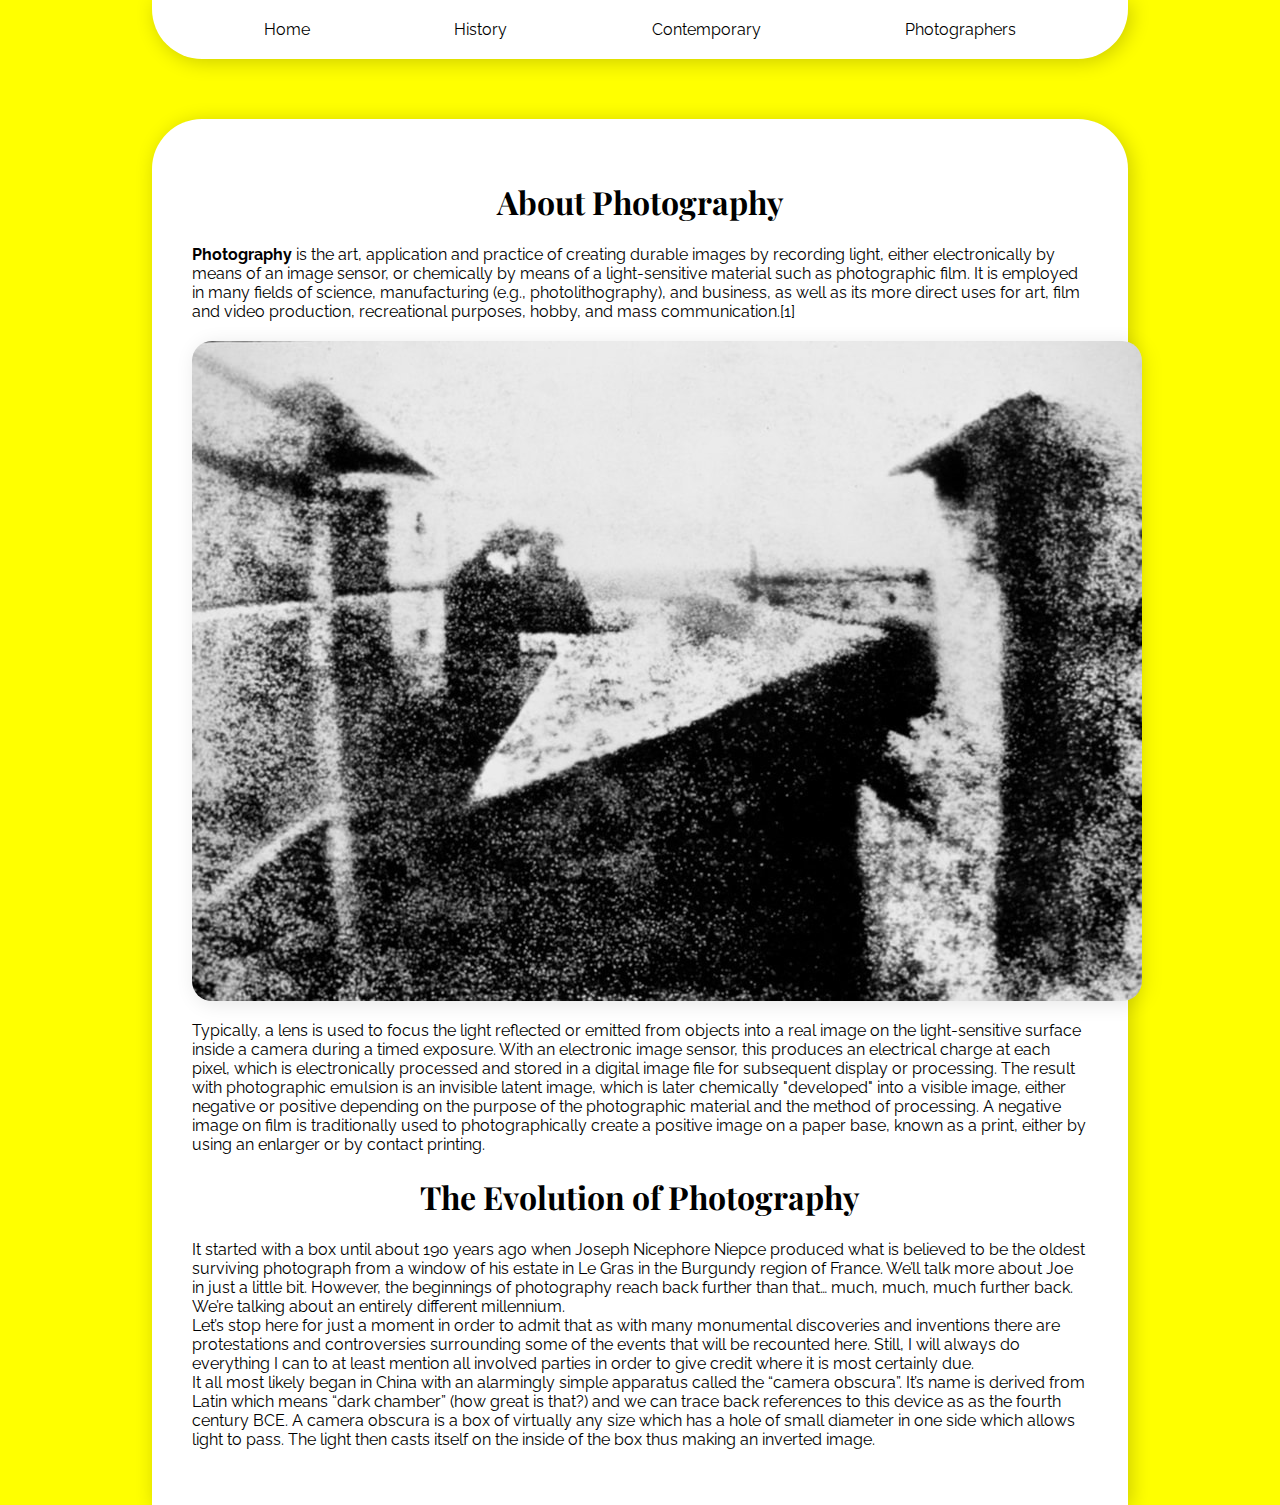
<file: index.html>
<html lang="en">

<head>
    <meta charset="UTF-8">
    <meta http-equiv="X-UA-Compatible" content="IE=edge">
    <meta name="viewport" content="width=device-width, initial-scale=1.0">
    <link href="midterm.css" rel="stylesheet" type="text/css">
    <link rel="preconnect" href="https://fonts.googleapis.com">
    <link rel="preconnect" href="https://fonts.gstatic.com" crossorigin>
    <link
        href="https://fonts.googleapis.com/css2?family=Playfair+Display:wght@400;500;800&family=Raleway:ital,wght@0,100;0,200;0,400;1,200&display=swap"
        rel="stylesheet">
    <title>Home</title>
</head>

<body>
    <nav>
        <a href="index.html">Home</a>
        <a href="history.html">History</a>
        <a href="contemporary.html">Contemporary</a>
        <a href="photographers.html">Photographers</a>
    </nav>
    <main>
        <h1>About Photography</h1>
        <p>
            <strong>Photography</strong> is the art, application and practice of creating durable images by recording
            light, either electronically by means of an image sensor, or chemically by means of a light-sensitive
            material such as photographic film. It is employed in many fields of science, manufacturing (e.g.,
            photolithography), and business, as well as its more direct uses for art, film and video production,
            recreational purposes, hobby, and mass communication.[1] <br>
            <img src="images/firstphotograph.jpg">
            <br>
            Typically, a lens is used to focus the light reflected or emitted from objects into a real image on the
            light-sensitive surface inside a camera during a timed exposure. With an electronic image sensor, this
            produces an electrical charge at each pixel, which is electronically processed and stored in a digital image
            file for subsequent display or processing. The result with photographic emulsion is an invisible latent
            image, which is later chemically "developed" into a visible image, either negative or positive depending on
            the purpose of the photographic material and the method of processing. A negative image on film is
            traditionally used to photographically create a positive image on a paper base, known as a print, either by
            using an enlarger or by contact printing.
        </p>
        <h1>The Evolution of Photography</h1>
        <p>
            It started with a box until about 190 years ago when Joseph Nicephore Niepce produced what is believed to be
            the oldest surviving photograph from a window of his estate in Le Gras in the Burgundy region of France.
            We’ll talk more about Joe in just a little bit. However, the beginnings of photography reach back further
            than that… much, much, much further back. We’re talking about an entirely different millennium.<br>

            Let’s stop here for just a moment in order to admit that as with many monumental discoveries and inventions
            there are protestations and controversies surrounding some of the events that will be recounted here. Still,
            I will always do everything I can to at least mention all involved parties in order to give credit where it
            is most certainly due.<br>
            It all most likely began in China with an alarmingly simple apparatus called the “camera obscura”. It’s name
            is derived from Latin which means “dark chamber” (how great is that?) and we can trace back references to
            this device as as the fourth century BCE. A camera obscura is a box of virtually any size which has a hole
            of small diameter in one side which allows light to pass. The light then casts itself on the inside of the
            box thus making an inverted image.<br>
        </p>
    </main>

</body>

</html>
</file>
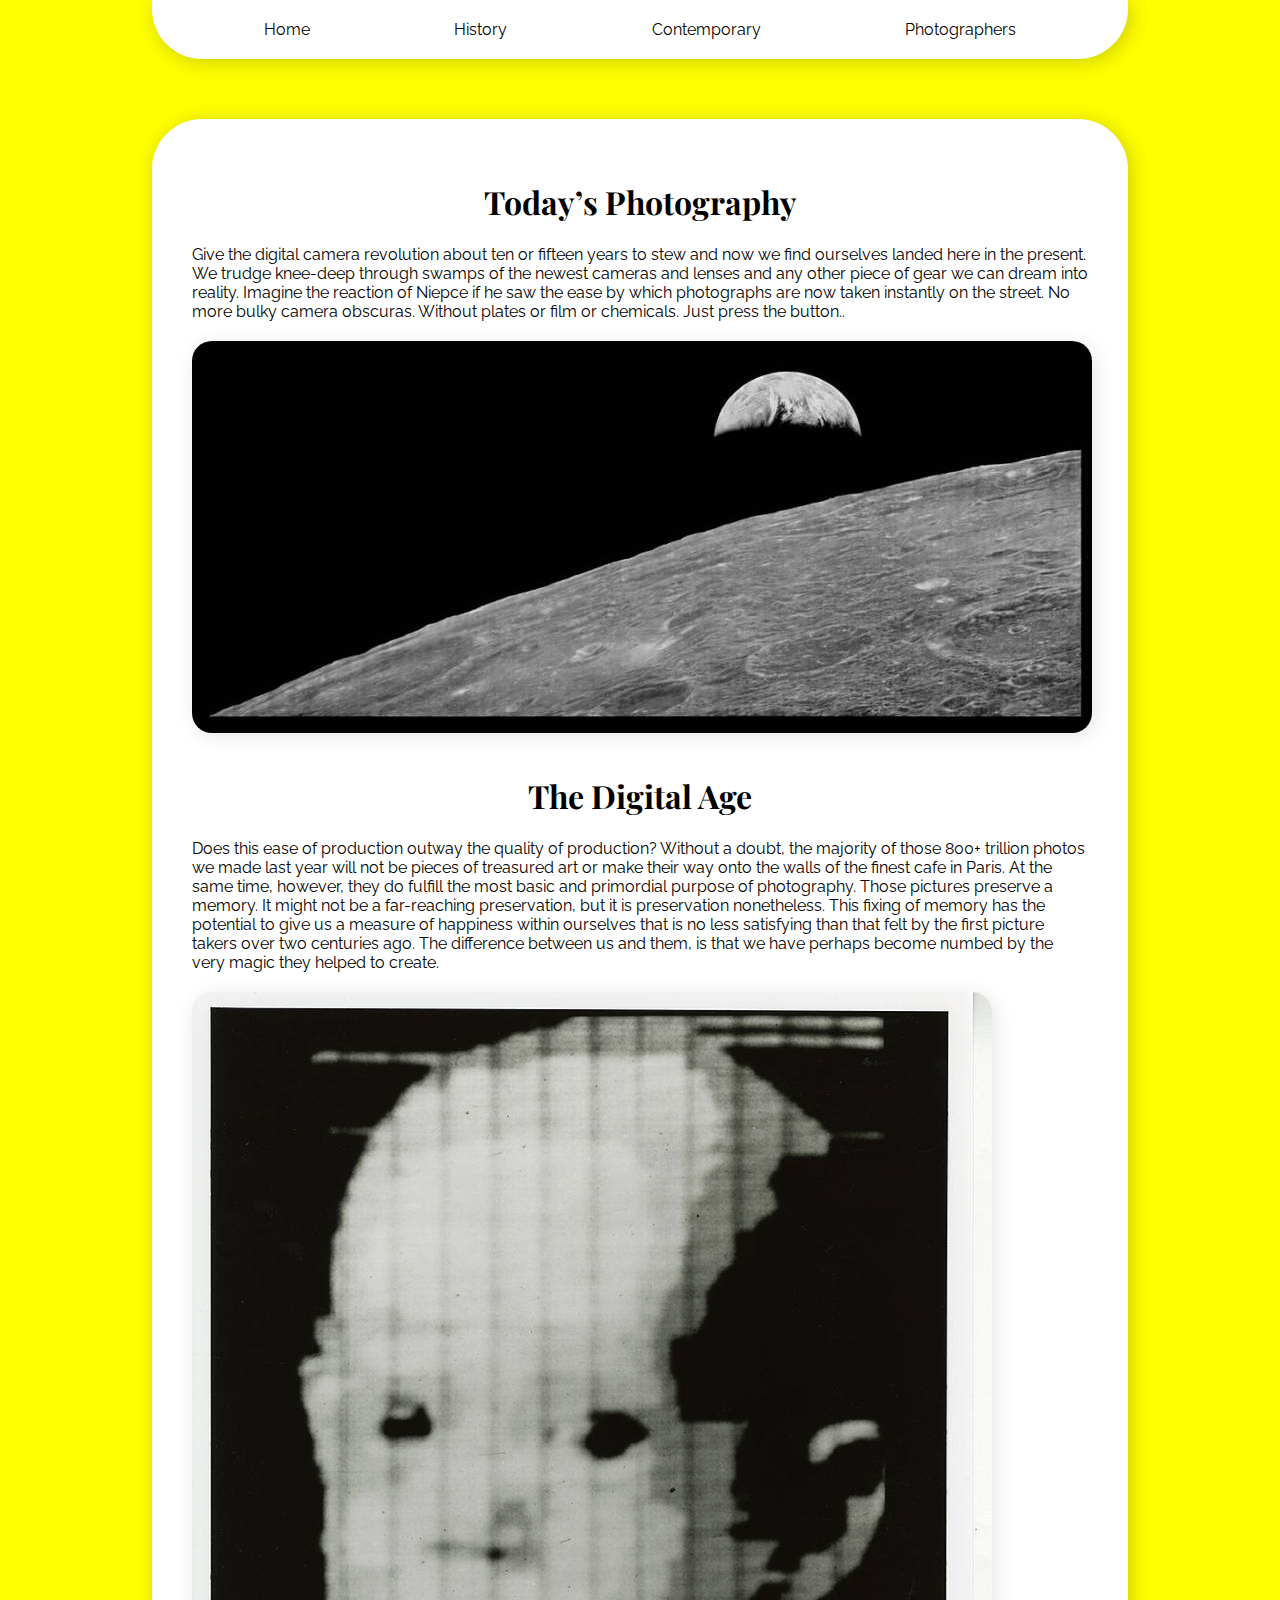
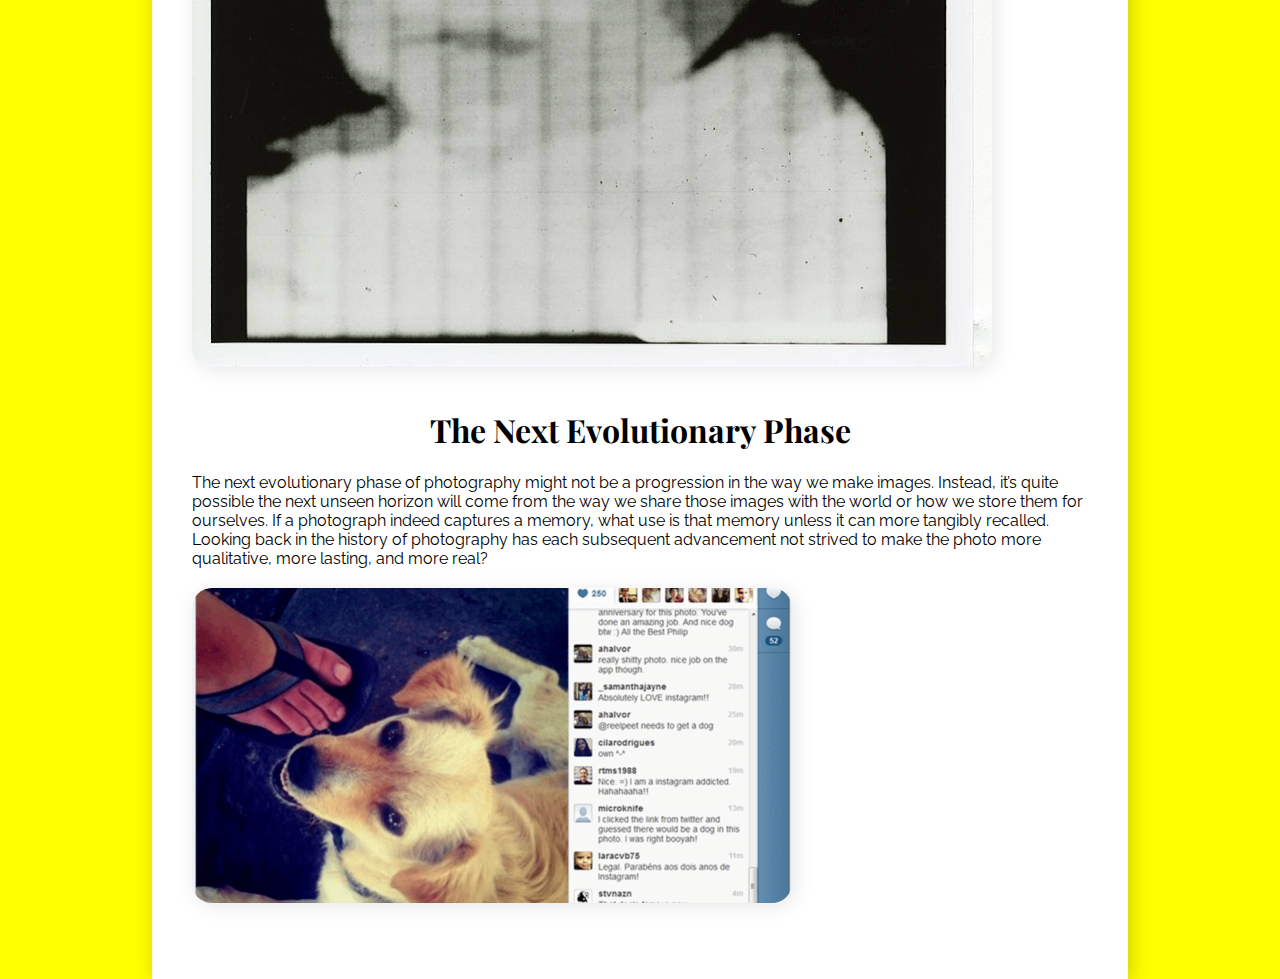
<file: contemporary.html>
<html lang="en">

<head>
    <meta charset="UTF-8">
    <meta http-equiv="X-UA-Compatible" content="IE=edge">
    <meta name="viewport" content="width=device-width, initial-scale=1.0">
    <link href="midterm.css" rel="stylesheet" type="text/css">
    <link rel="preconnect" href="https://fonts.googleapis.com">
    <link rel="preconnect" href="https://fonts.gstatic.com" crossorigin>
    <link
        href="https://fonts.googleapis.com/css2?family=Playfair+Display:wght@400;500;800&family=Raleway:ital,wght@0,100;0,200;0,400;1,200&display=swap"
        rel="stylesheet">
    <title>Contemporary</title>
</head>

<body>
    <nav>
        <a href="index.html">Home</a>
        <a href="history.html">History</a>
        <a href="contemporary.html">Contemporary</a>
        <a href="photographers.html">Photographers</a>
    </nav>
    <main>
        <h1>Today’s Photography</h1>
        <p>
            Give the digital camera revolution about ten or fifteen years to stew and now we find ourselves landed here
            in the present. We trudge knee-deep through swamps of the newest cameras and lenses and any other piece of
            gear we can dream into reality. Imagine the reaction of Niepce if he saw the ease by which photographs are
            now taken instantly on the street. No more bulky camera obscuras. Without plates or film or chemicals. Just
            press the button..
            <br>
            <img src="images/eart_phot_frommoon.jpg">


        </p>
        <h1>The Digital Age</h1>
        <p>
            Does this ease of production outway the quality of production? Without a doubt, the majority of those 800+
            trillion photos we made last year will not be pieces of treasured art or make their way onto the walls of
            the finest cafe in Paris. At the same time, however, they do fulfill the most basic and primordial purpose
            of photography. Those pictures preserve a memory. It might not be a far-reaching preservation, but it is
            preservation nonetheless. This fixing of memory has the potential to give us a measure of happiness within
            ourselves that is no less satisfying than that felt by the first picture takers over two centuries ago. The
            difference between us and them, is that we have perhaps become numbed by the very magic they helped to
            create.
            <img src="images/firstdigitalimages.jpg">
            <br>

        </p>
        <h1>The Next Evolutionary Phase</h1>
        <p>
            The next evolutionary phase of photography might not be a progression in the way we make images. Instead,
            it’s quite possible the next unseen horizon will come from the way we share those images with the world or
            how we store them for ourselves. If a photograph indeed captures a memory, what use is that memory unless it
            can more tangibly recalled. Looking back in the history of photography has each subsequent advancement not
            strived to make the photo more qualitative, more lasting, and more real?
            <img src="images/firstinstagramphoto.png">
            <br>

        </p>
    </main>

</body>

</html>
</file>
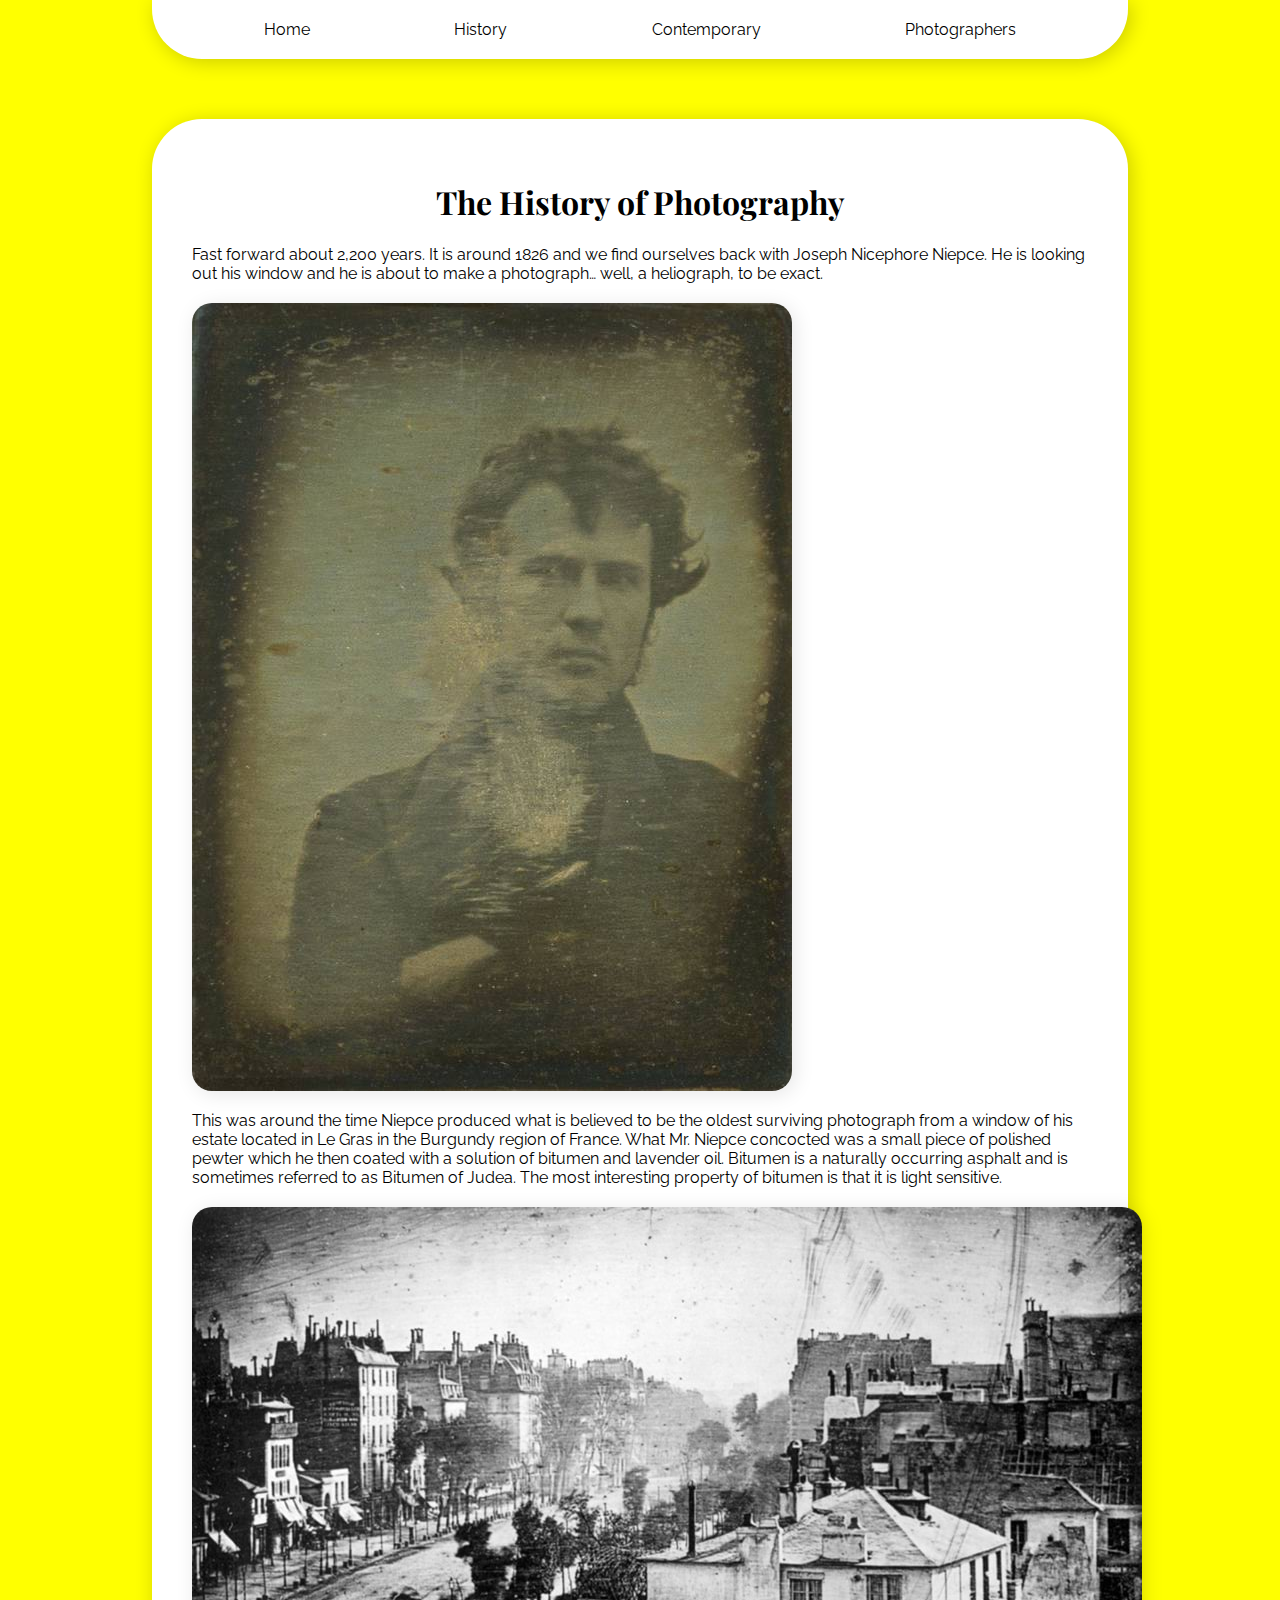
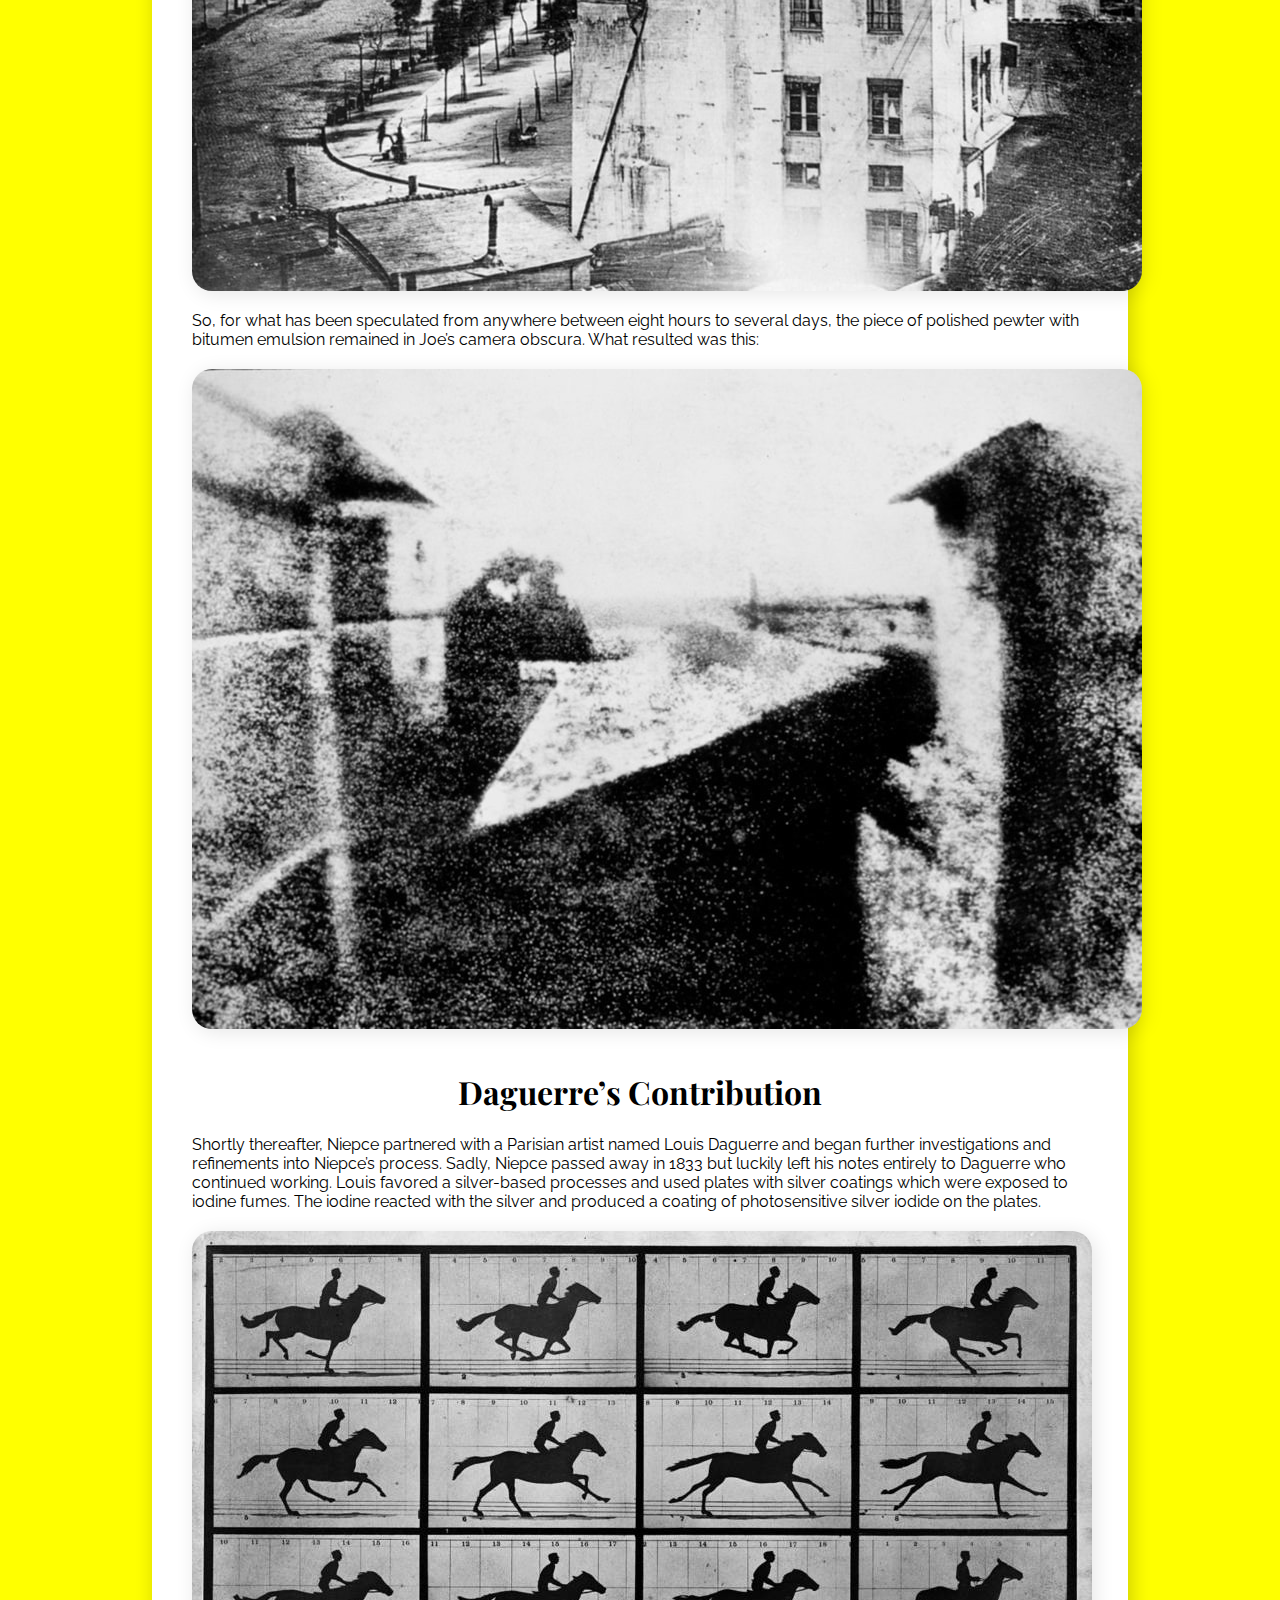
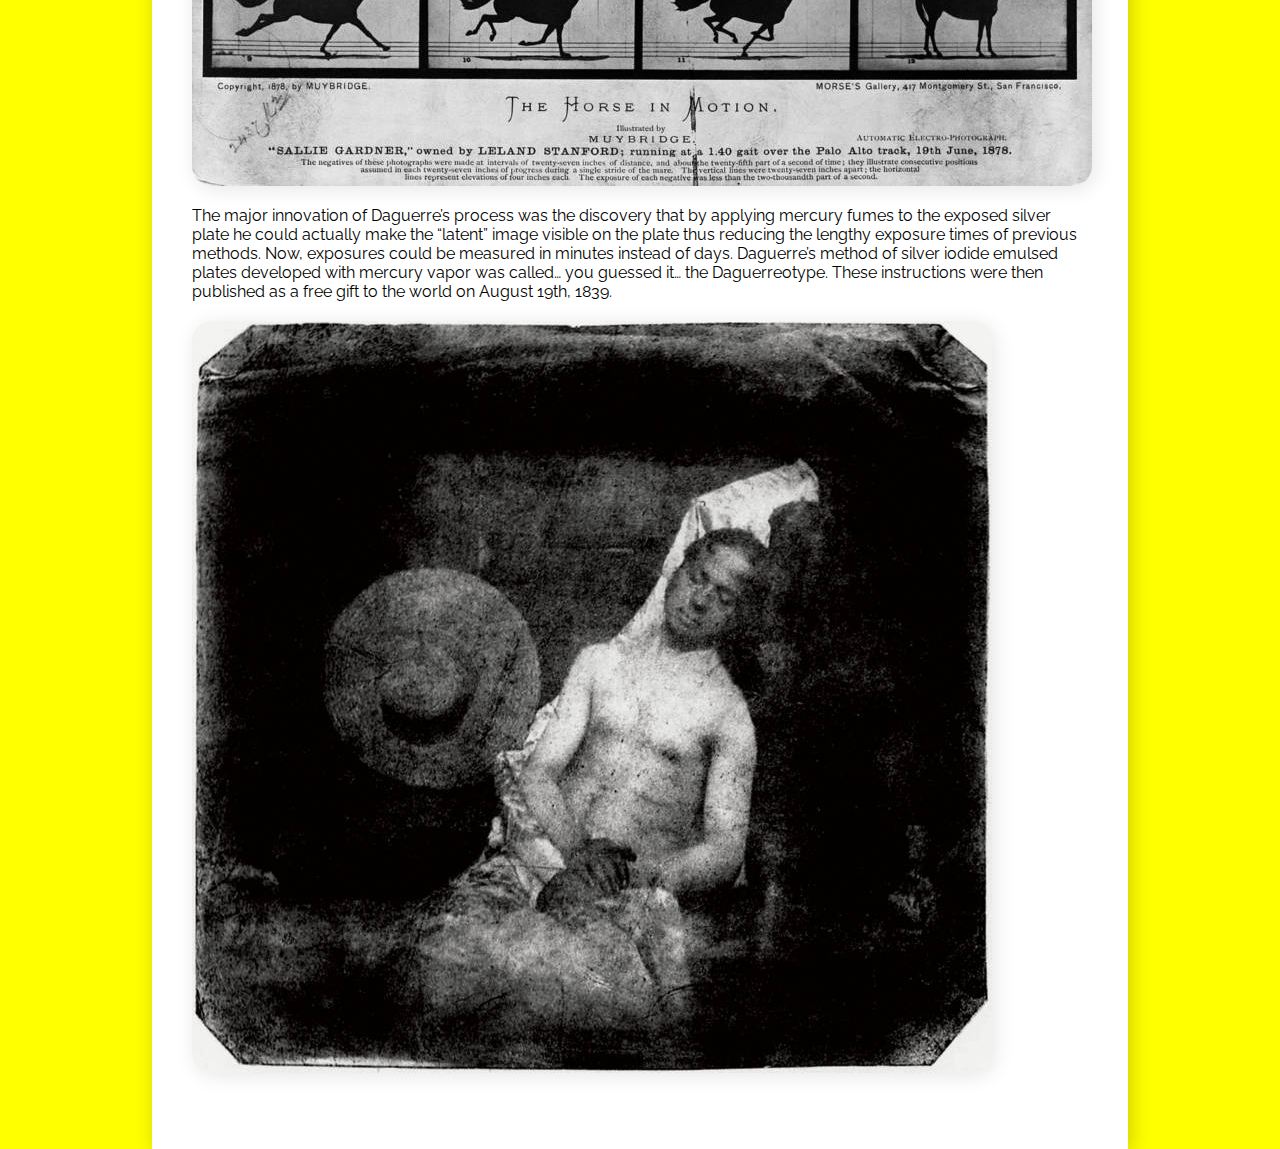
<file: history.html>
<html lang="en">

<head>
    <meta charset="UTF-8">
    <meta http-equiv="X-UA-Compatible" content="IE=edge">
    <meta name="viewport" content="width=device-width, initial-scale=1.0">
    <link href="midterm.css" rel="stylesheet" type="text/css">
    <link rel="preconnect" href="https://fonts.googleapis.com">
    <link rel="preconnect" href="https://fonts.gstatic.com" crossorigin>
    <link
        href="https://fonts.googleapis.com/css2?family=Playfair+Display:wght@400;500;800&family=Raleway:ital,wght@0,100;0,200;0,400;1,200&display=swap"
        rel="stylesheet">
    <title>History</title>
</head>

<body>
    <nav>
        <a href="index.html">Home</a>
        <a href="history.html">History</a>
        <a href="contemporary.html">Contemporary</a>
        <a href="photographers.html">Photographers</a>
    </nav>
    <main>
        <h1>The History of Photography</h1>
        <p>
            Fast forward about 2,200 years. It is around 1826 and we find ourselves back with Joseph Nicephore Niepce.
            He is looking out his window and he is about to make a photograph… well, a heliograph, to be exact.
            <br>
            <img src="images/firstselfie.jpg">
            <br>
            This was around the time Niepce produced what is believed to be the oldest surviving photograph from a
            window of his estate located in Le Gras in the Burgundy region of France. What Mr. Niepce concocted was a
            small piece of polished pewter which he then coated with a solution of bitumen and lavender oil. Bitumen is
            a naturally occurring asphalt and is sometimes referred to as Bitumen of Judea. The most interesting
            property of bitumen is that it is light sensitive.
            <img src="images/earlyphotography.jpg">
            <br>
            So, for what has been speculated from anywhere between eight hours to several days, the piece of polished
            pewter with bitumen emulsion remained in Joe’s camera obscura. What resulted was this:
            <br>
            <img src="images/firstphotograph.jpg">

        </p>
        <h1>Daguerre’s Contribution</h1>
        <p>
            Shortly thereafter, Niepce partnered with a Parisian artist named Louis Daguerre and began further
            investigations and refinements into Niepce’s process. Sadly, Niepce passed away in 1833 but luckily left his
            notes entirely to Daguerre who continued working. Louis favored a silver-based processes and used plates
            with silver coatings which were exposed to iodine fumes. The iodine reacted with the silver and produced a
            coating of photosensitive silver iodide on the plates.
            <br>
            <img src="images/first_photograph_of_motion.jpg">
            <br>
            The major innovation of Daguerre’s process was the discovery that by applying mercury fumes to the exposed
            silver plate he could actually make the “latent” image visible on the plate thus reducing the lengthy
            exposure times of previous methods. Now, exposures could be measured in minutes instead of days. Daguerre’s
            method of silver iodide emulsed plates developed with mercury vapor was called… you guessed it… the
            Daguerreotype. These instructions were then published as a free gift to the world on August 19th, 1839.<br>
            <img src="images/first_photography_hoax.jpg">
            <br>
        </p>
    </main>

</body>

</html>
</file>
<file: midterm.css>
body{
    background: yellow;
    font-family: 'Raleway', sans-serif;
    color:black;
    padding: 0;
    margin: 0;
    box-sizing: border-box;
}

h1{
    font-family:'Playfair Display', serif;
    text-align: center;
}

nav{
    background-color: white;
    width:70%;
    margin-left:auto;
    margin-right:auto;
    border-radius: 0 0 50px 50px;
    box-shadow: 3px 3px 20px rgba(0,0,0,0.2);
    padding:20px 40px;
    display: flex;
    justify-content: space-around;
}
main{
    background-color:white;
    width:70%;
    margin-left:auto;
    margin-right:auto;
    border-radius: 50px 50px 0 0;
    margin-top:60px;
    box-shadow: 3px 3px 20px rgba(0,0,0,0.2);
    padding:40px;
}

a{
    color:black;
    text-decoration: none;
    font-size:16px;
}
a:hover{
    font-style: bold;
    text-decoration:underline;
    color:black;
}


img{
    box-shadow: 3px 3px 20px rgba(0,0,0,0.1);
    border-radius: 20px;
    margin:20px auto;
}
</file>
